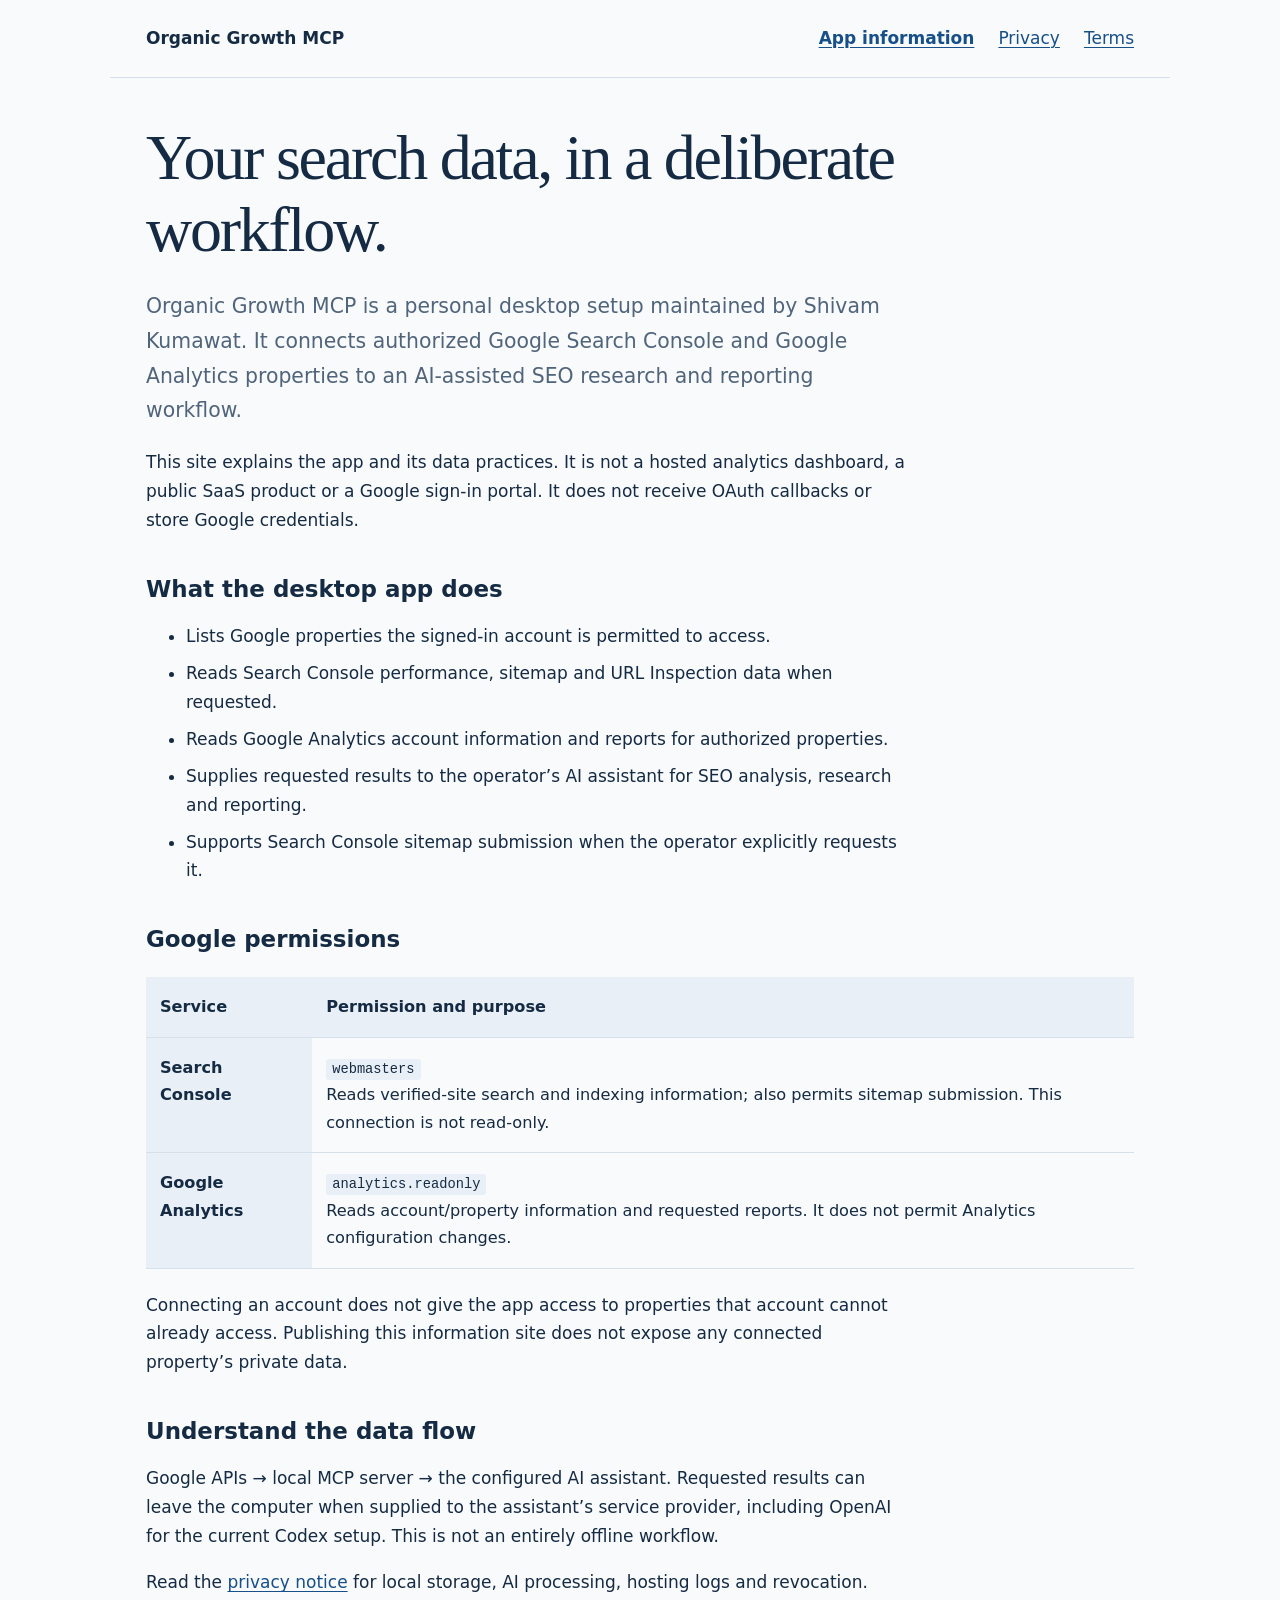
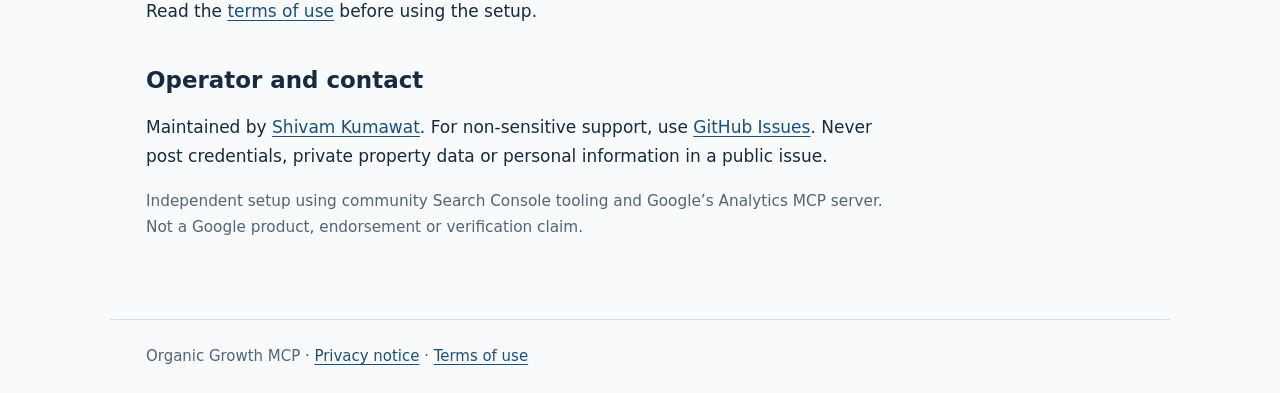
<file: index.html>
<!doctype html>
<html lang="en">
<head>
  <meta charset="utf-8">
  <meta name="viewport" content="width=device-width, initial-scale=1">
  <meta name="description" content="Organic Growth MCP: a personal desktop workflow for authorized Search Console and Google Analytics analysis.">
  <title>Organic Growth MCP — App information</title>
  <link rel="stylesheet" href="styles.css">
</head>
<body>
  <a class="skip" href="#main">Skip to content</a>
  <header>
    <a class="brand" href="index.html">Organic Growth MCP</a>
    <nav aria-label="Main navigation"><a href="index.html" aria-current="page">App information</a><a href="privacy.html">Privacy</a><a href="terms.html">Terms</a></nav>
  </header>
  <main id="main">
    <h1>Your search data, in a deliberate workflow.</h1>
    <p class="intro">Organic Growth MCP is a personal desktop setup maintained by Shivam Kumawat. It connects authorized Google Search Console and Google Analytics properties to an AI-assisted SEO research and reporting workflow.</p>
    <p>This site explains the app and its data practices. It is not a hosted analytics dashboard, a public SaaS product or a Google sign-in portal. It does not receive OAuth callbacks or store Google credentials.</p>
    <section aria-labelledby="uses">
      <h2 id="uses">What the desktop app does</h2>
      <ul>
        <li>Lists Google properties the signed-in account is permitted to access.</li>
        <li>Reads Search Console performance, sitemap and URL Inspection data when requested.</li>
        <li>Reads Google Analytics account information and reports for authorized properties.</li>
        <li>Supplies requested results to the operator’s AI assistant for SEO analysis, research and reporting.</li>
        <li>Supports Search Console sitemap submission when the operator explicitly requests it.</li>
      </ul>
    </section>
    <section aria-labelledby="permissions">
      <h2 id="permissions">Google permissions</h2>
      <table class="permissions">
        <thead><tr><th scope="col">Service</th><th scope="col">Permission and purpose</th></tr></thead>
        <tbody>
          <tr><th scope="row">Search Console</th><td><code>webmasters</code><br>Reads verified-site search and indexing information; also permits sitemap submission. This connection is not read-only.</td></tr>
          <tr><th scope="row">Google Analytics</th><td><code>analytics.readonly</code><br>Reads account/property information and requested reports. It does not permit Analytics configuration changes.</td></tr>
        </tbody>
      </table>
      <p>Connecting an account does not give the app access to properties that account cannot already access. Publishing this information site does not expose any connected property’s private data.</p>
    </section>
    <section aria-labelledby="data">
      <h2 id="data">Understand the data flow</h2>
      <p>Google APIs → local MCP server → the configured AI assistant. Requested results can leave the computer when supplied to the assistant’s service provider, including OpenAI for the current Codex setup. This is not an entirely offline workflow.</p>
      <p>Read the <a href="privacy.html">privacy notice</a> for local storage, AI processing, hosting logs and revocation. Read the <a href="terms.html">terms of use</a> before using the setup.</p>
    </section>
    <section aria-labelledby="contact">
      <h2 id="contact">Operator and contact</h2>
      <p>Maintained by <a href="https://github.com/ohnoshivm">Shivam Kumawat</a>. For non-sensitive support, use <a href="https://github.com/ohnoshivm/ohnoshivm.github.io/issues">GitHub Issues</a>. Never post credentials, private property data or personal information in a public issue.</p>
      <p class="meta">Independent setup using community Search Console tooling and Google’s Analytics MCP server. Not a Google product, endorsement or verification claim.</p>
    </section>
  </main>
  <footer>Organic Growth MCP · <a href="privacy.html">Privacy notice</a> · <a href="terms.html">Terms of use</a></footer>
</body>
</html>
</file>
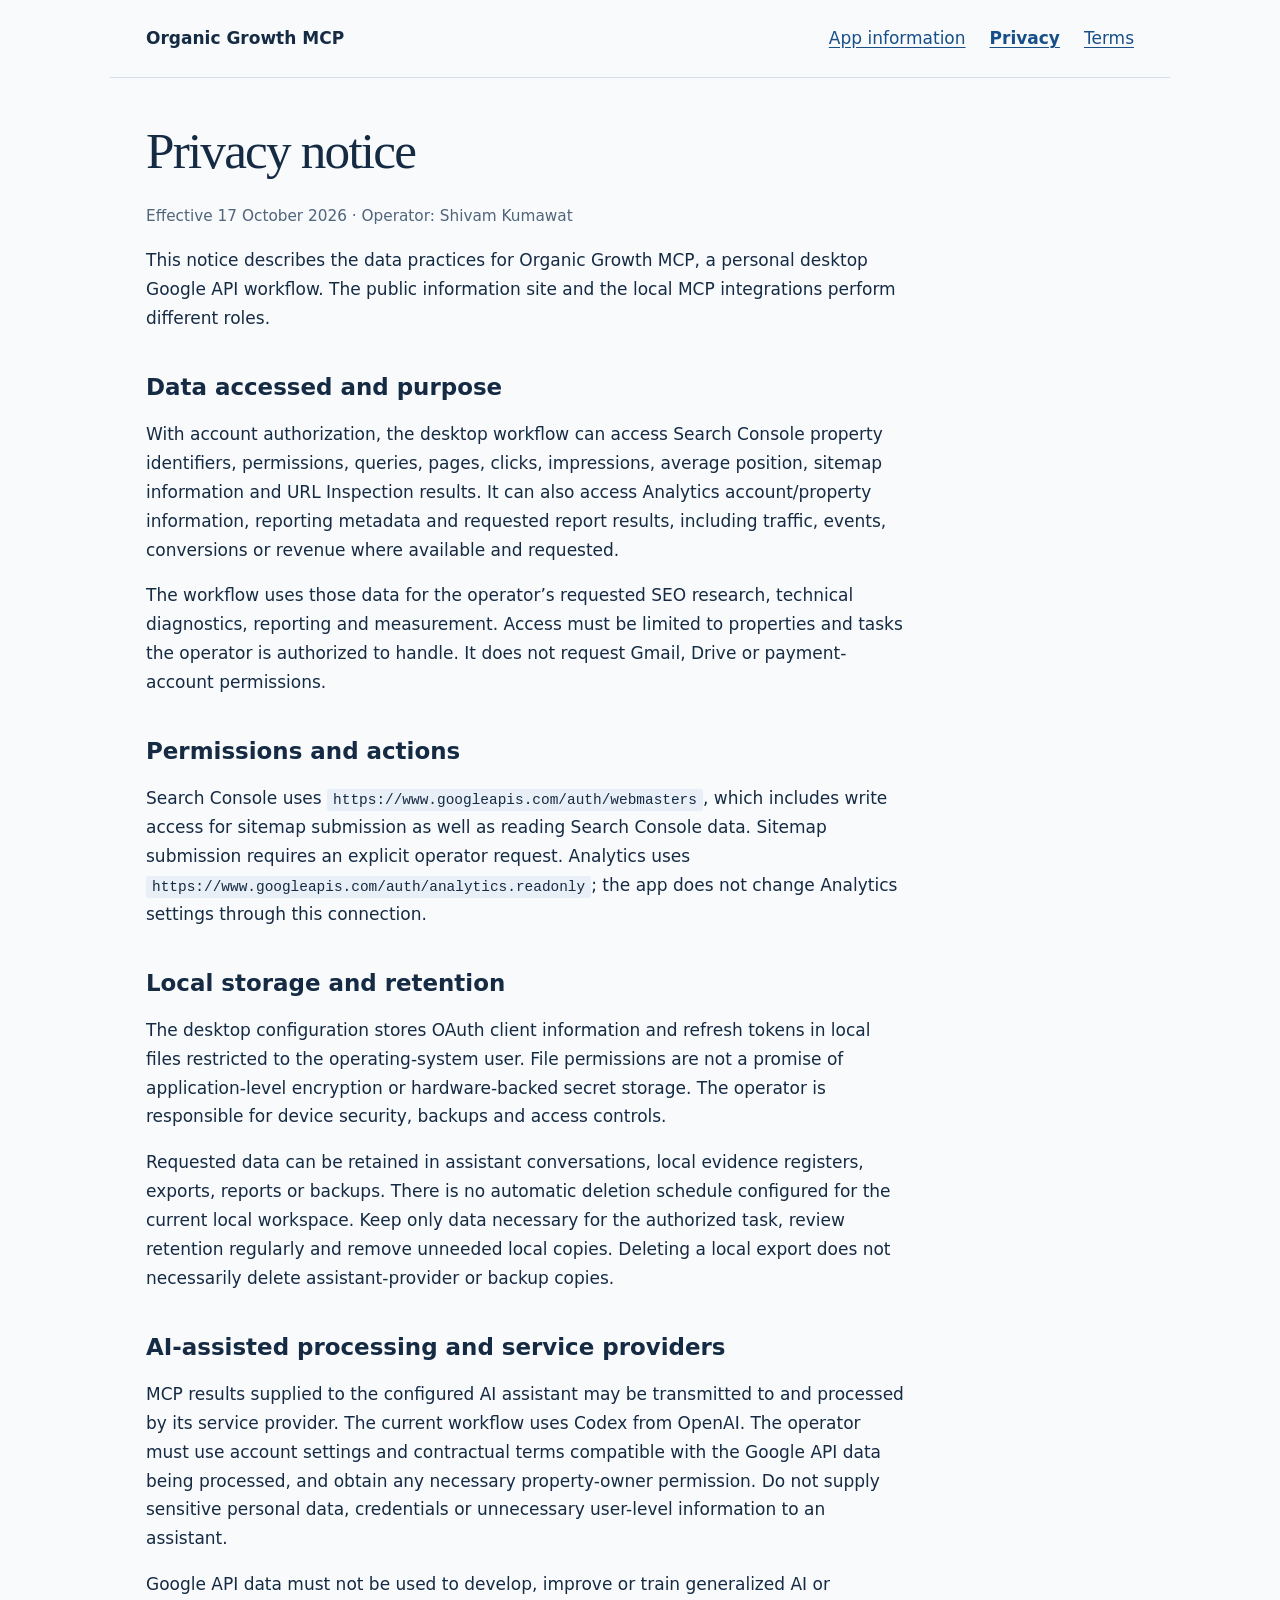
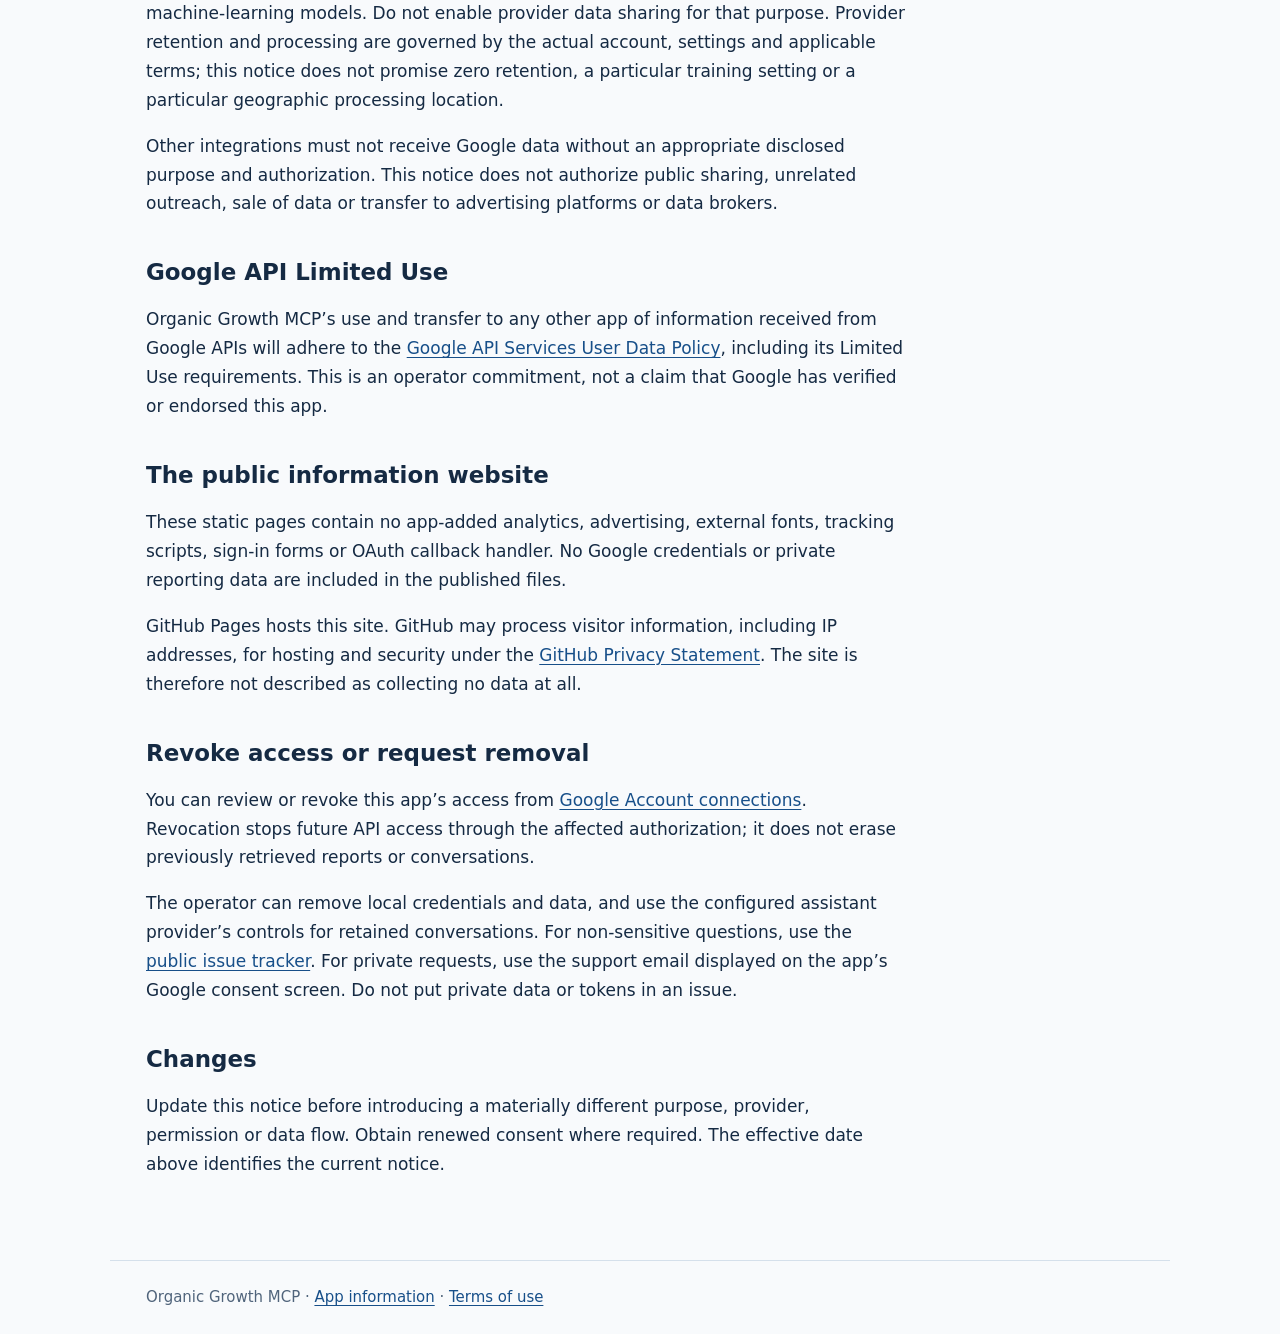
<file: privacy.html>
<!doctype html>
<html lang="en">
<head>
  <meta charset="utf-8">
  <meta name="viewport" content="width=device-width, initial-scale=1">
  <meta name="description" content="Draft privacy notice for Organic Growth MCP, including Google API access, local credentials, AI processing and revocation.">
  <title>Privacy notice — Organic Growth MCP</title>
  <link rel="stylesheet" href="styles.css">
</head>
<body>
  <a class="skip" href="#main">Skip to content</a>
  <header><a class="brand" href="index.html">Organic Growth MCP</a><nav aria-label="Main navigation"><a href="index.html">App information</a><a href="privacy.html" aria-current="page">Privacy</a><a href="terms.html">Terms</a></nav></header>
  <main class="document" id="main">
    <h1>Privacy notice</h1>
    <p class="meta">Effective 17 October 2026 · Operator: Shivam Kumawat</p>
    <p>This notice describes the data practices for Organic Growth MCP, a personal desktop Google API workflow. The public information site and the local MCP integrations perform different roles.</p>
    <h2>Data accessed and purpose</h2>
    <p>With account authorization, the desktop workflow can access Search Console property identifiers, permissions, queries, pages, clicks, impressions, average position, sitemap information and URL Inspection results. It can also access Analytics account/property information, reporting metadata and requested report results, including traffic, events, conversions or revenue where available and requested.</p>
    <p>The workflow uses those data for the operator’s requested SEO research, technical diagnostics, reporting and measurement. Access must be limited to properties and tasks the operator is authorized to handle. It does not request Gmail, Drive or payment-account permissions.</p>
    <h2>Permissions and actions</h2>
    <p>Search Console uses <code>https://www.googleapis.com/auth/webmasters</code>, which includes write access for sitemap submission as well as reading Search Console data. Sitemap submission requires an explicit operator request. Analytics uses <code>https://www.googleapis.com/auth/analytics.readonly</code>; the app does not change Analytics settings through this connection.</p>
    <h2>Local storage and retention</h2>
    <p>The desktop configuration stores OAuth client information and refresh tokens in local files restricted to the operating-system user. File permissions are not a promise of application-level encryption or hardware-backed secret storage. The operator is responsible for device security, backups and access controls.</p>
    <p>Requested data can be retained in assistant conversations, local evidence registers, exports, reports or backups. There is no automatic deletion schedule configured for the current local workspace. Keep only data necessary for the authorized task, review retention regularly and remove unneeded local copies. Deleting a local export does not necessarily delete assistant-provider or backup copies.</p>
    <h2>AI-assisted processing and service providers</h2>
    <p>MCP results supplied to the configured AI assistant may be transmitted to and processed by its service provider. The current workflow uses Codex from OpenAI. The operator must use account settings and contractual terms compatible with the Google API data being processed, and obtain any necessary property-owner permission. Do not supply sensitive personal data, credentials or unnecessary user-level information to an assistant.</p>
    <p>Google API data must not be used to develop, improve or train generalized AI or machine-learning models. Do not enable provider data sharing for that purpose. Provider retention and processing are governed by the actual account, settings and applicable terms; this notice does not promise zero retention, a particular training setting or a particular geographic processing location.</p>
    <p>Other integrations must not receive Google data without an appropriate disclosed purpose and authorization. This notice does not authorize public sharing, unrelated outreach, sale of data or transfer to advertising platforms or data brokers.</p>
    <h2>Google API Limited Use</h2>
    <p>Organic Growth MCP’s use and transfer to any other app of information received from Google APIs will adhere to the <a href="https://developers.google.com/terms/api-services-user-data-policy">Google API Services User Data Policy</a>, including its Limited Use requirements. This is an operator commitment, not a claim that Google has verified or endorsed this app.</p>
    <h2>The public information website</h2>
    <p>These static pages contain no app-added analytics, advertising, external fonts, tracking scripts, sign-in forms or OAuth callback handler. No Google credentials or private reporting data are included in the published files.</p>
    <p>GitHub Pages hosts this site. GitHub may process visitor information, including IP addresses, for hosting and security under the <a href="https://docs.github.com/en/site-policy/privacy-policies/github-general-privacy-statement">GitHub Privacy Statement</a>. The site is therefore not described as collecting no data at all.</p>
    <h2>Revoke access or request removal</h2>
    <p>You can review or revoke this app’s access from <a href="https://myaccount.google.com/connections">Google Account connections</a>. Revocation stops future API access through the affected authorization; it does not erase previously retrieved reports or conversations.</p>
    <p>The operator can remove local credentials and data, and use the configured assistant provider’s controls for retained conversations. For non-sensitive questions, use the <a href="https://github.com/ohnoshivm/ohnoshivm.github.io/issues">public issue tracker</a>. For private requests, use the support email displayed on the app’s Google consent screen. Do not put private data or tokens in an issue.</p>
    <h2>Changes</h2>
    <p>Update this notice before introducing a materially different purpose, provider, permission or data flow. Obtain renewed consent where required. The effective date above identifies the current notice.</p>
  </main>
  <footer>Organic Growth MCP · <a href="index.html">App information</a> · <a href="terms.html">Terms of use</a></footer>
</body>
</html>
</file>
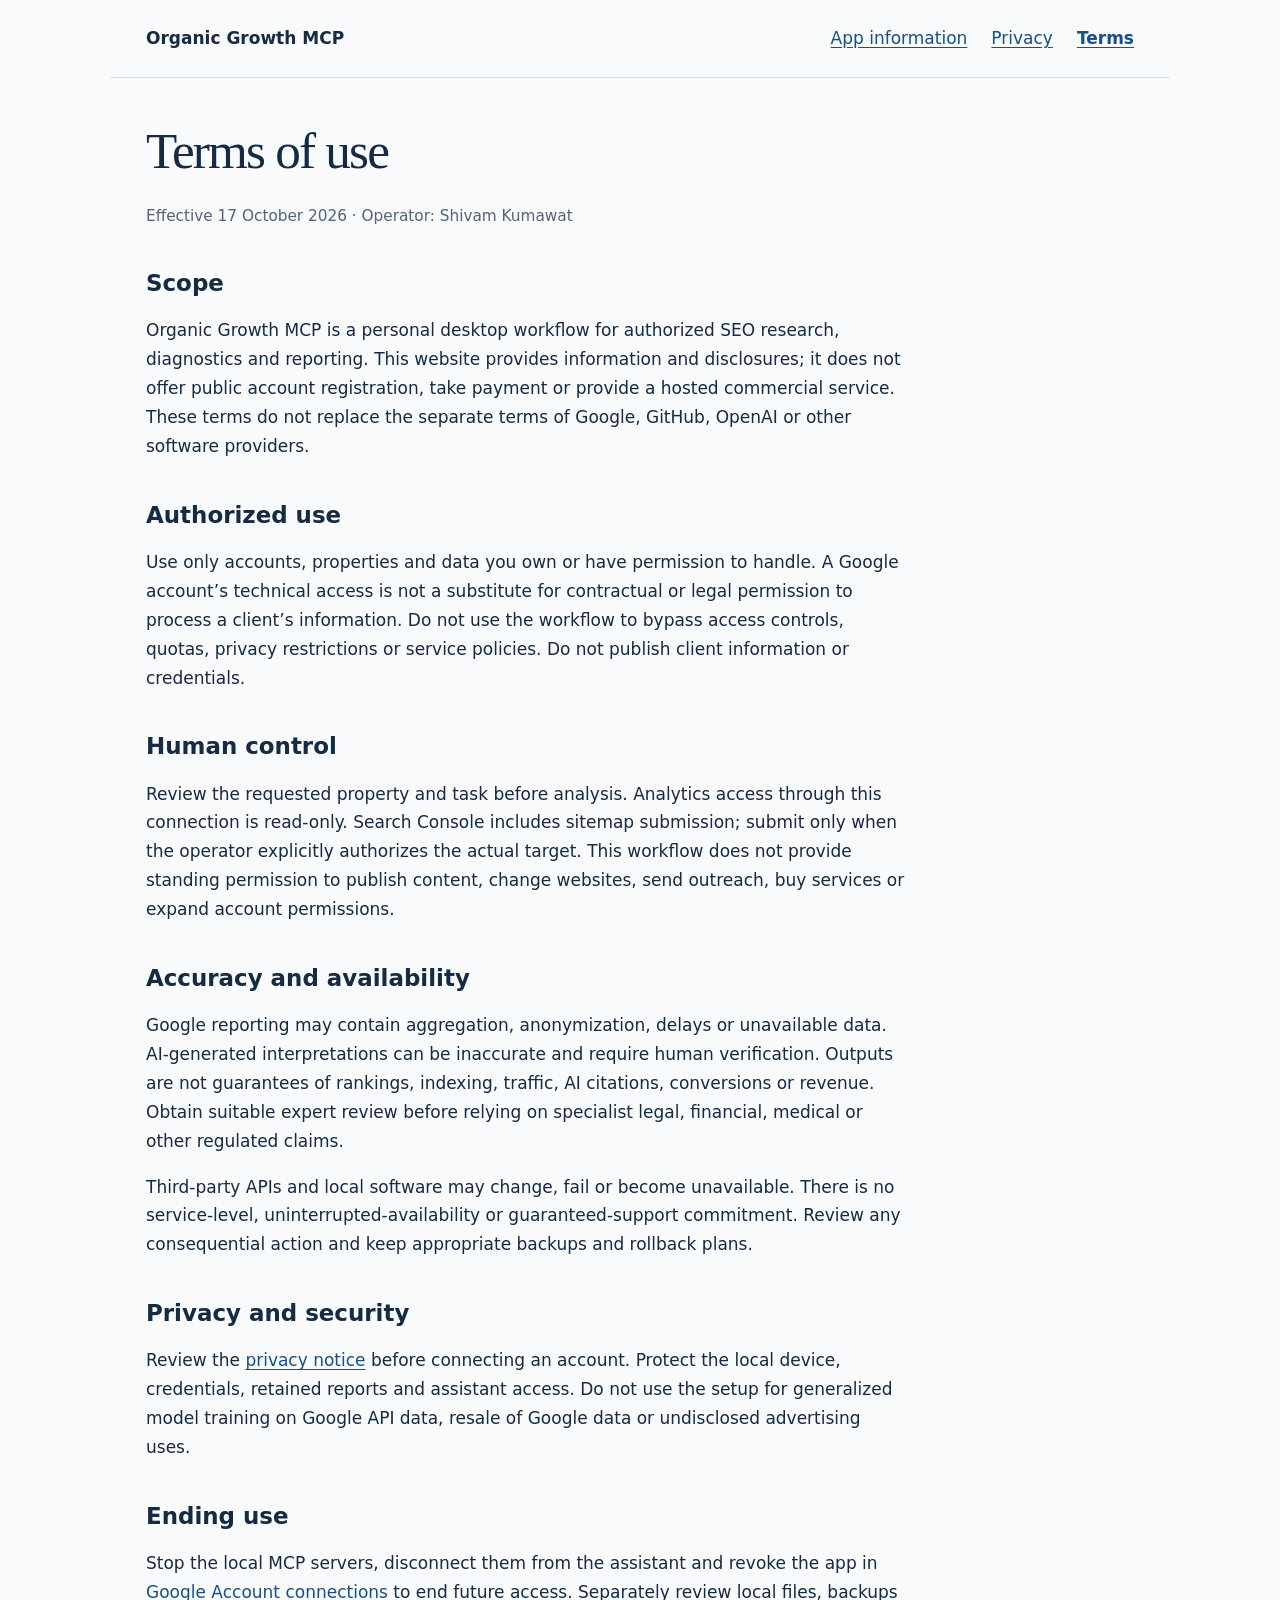
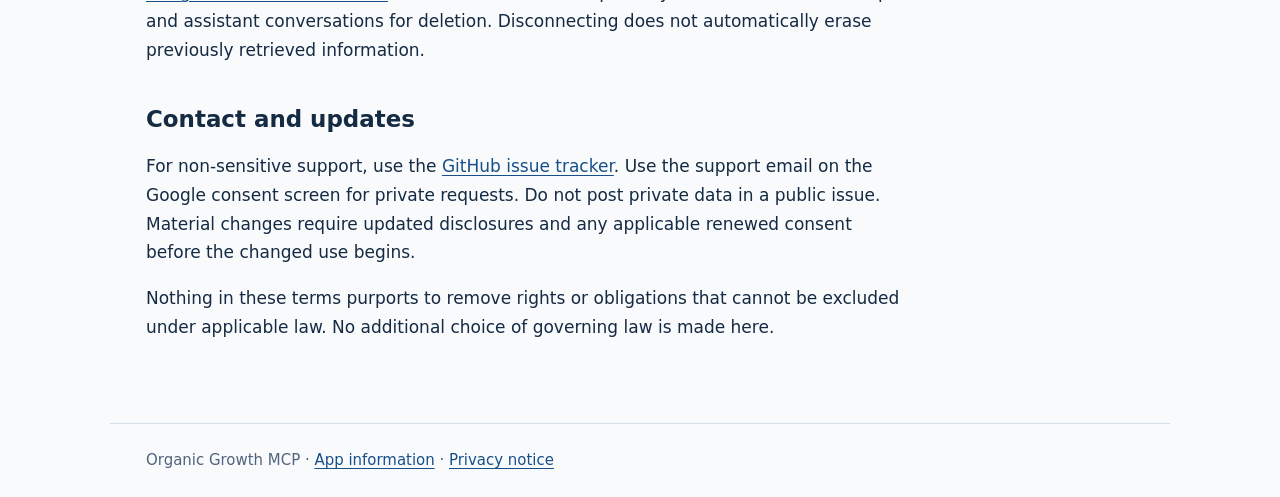
<file: terms.html>
<!doctype html>
<html lang="en">
<head>
  <meta charset="utf-8">
  <meta name="viewport" content="width=device-width, initial-scale=1">
  <meta name="description" content="Draft terms for the personal Organic Growth MCP desktop workflow and its public information site.">
  <title>Terms of use — Organic Growth MCP</title>
  <link rel="stylesheet" href="styles.css">
</head>
<body>
  <a class="skip" href="#main">Skip to content</a>
  <header><a class="brand" href="index.html">Organic Growth MCP</a><nav aria-label="Main navigation"><a href="index.html">App information</a><a href="privacy.html">Privacy</a><a href="terms.html" aria-current="page">Terms</a></nav></header>
  <main class="document" id="main">
    <h1>Terms of use</h1>
    <p class="meta">Effective 17 October 2026 · Operator: Shivam Kumawat</p>
    <h2>Scope</h2>
    <p>Organic Growth MCP is a personal desktop workflow for authorized SEO research, diagnostics and reporting. This website provides information and disclosures; it does not offer public account registration, take payment or provide a hosted commercial service. These terms do not replace the separate terms of Google, GitHub, OpenAI or other software providers.</p>
    <h2>Authorized use</h2>
    <p>Use only accounts, properties and data you own or have permission to handle. A Google account’s technical access is not a substitute for contractual or legal permission to process a client’s information. Do not use the workflow to bypass access controls, quotas, privacy restrictions or service policies. Do not publish client information or credentials.</p>
    <h2>Human control</h2>
    <p>Review the requested property and task before analysis. Analytics access through this connection is read-only. Search Console includes sitemap submission; submit only when the operator explicitly authorizes the actual target. This workflow does not provide standing permission to publish content, change websites, send outreach, buy services or expand account permissions.</p>
    <h2>Accuracy and availability</h2>
    <p>Google reporting may contain aggregation, anonymization, delays or unavailable data. AI-generated interpretations can be inaccurate and require human verification. Outputs are not guarantees of rankings, indexing, traffic, AI citations, conversions or revenue. Obtain suitable expert review before relying on specialist legal, financial, medical or other regulated claims.</p>
    <p>Third-party APIs and local software may change, fail or become unavailable. There is no service-level, uninterrupted-availability or guaranteed-support commitment. Review any consequential action and keep appropriate backups and rollback plans.</p>
    <h2>Privacy and security</h2>
    <p>Review the <a href="privacy.html">privacy notice</a> before connecting an account. Protect the local device, credentials, retained reports and assistant access. Do not use the setup for generalized model training on Google API data, resale of Google data or undisclosed advertising uses.</p>
    <h2>Ending use</h2>
    <p>Stop the local MCP servers, disconnect them from the assistant and revoke the app in <a href="https://myaccount.google.com/connections">Google Account connections</a> to end future access. Separately review local files, backups and assistant conversations for deletion. Disconnecting does not automatically erase previously retrieved information.</p>
    <h2>Contact and updates</h2>
    <p>For non-sensitive support, use the <a href="https://github.com/ohnoshivm/ohnoshivm.github.io/issues">GitHub issue tracker</a>. Use the support email on the Google consent screen for private requests. Do not post private data in a public issue. Material changes require updated disclosures and any applicable renewed consent before the changed use begins.</p>
    <p>Nothing in these terms purports to remove rights or obligations that cannot be excluded under applicable law. No additional choice of governing law is made here.</p>
  </main>
  <footer>Organic Growth MCP · <a href="index.html">App information</a> · <a href="privacy.html">Privacy notice</a></footer>
</body>
</html>
</file>
<file: styles.css>
:root{color-scheme:light;--ink:#152a43;--muted:#50647b;--blue:#174f89;--paper:#f8fafc;--line:#d5e0eb;--notice:#fff3ce;font-family:ui-sans-serif,system-ui,-apple-system,BlinkMacSystemFont,"Segoe UI",sans-serif;font-size:17px;line-height:1.7}
*{box-sizing:border-box}body{margin:0;background:var(--paper);color:var(--ink)}a{color:var(--blue);text-underline-offset:.2em}a:hover{text-decoration-thickness:2px}a:focus-visible{outline:3px solid var(--blue);outline-offset:5px}header,main,footer{max-width:1060px;margin:auto;padding:24px 36px}header{display:flex;gap:24px;justify-content:space-between;align-items:center;border-bottom:1px solid var(--line)}.brand{font-weight:750;text-decoration:none;color:var(--ink)}nav{display:flex;gap:24px;flex-wrap:wrap}nav a[aria-current=page]{font-weight:750}main{padding-top:44px;padding-bottom:64px}.draft{background:var(--notice);padding:12px 18px;border-left:4px solid #a97700;font-size:.9rem;margin:0 0 42px}h1{font-family:ui-serif,Georgia,serif;font-size:clamp(2.3rem,5vw,4.2rem);font-weight:500;letter-spacing:-.035em;line-height:1.12;max-width:800px;margin:0 0 24px}h2{font-size:1.35rem;line-height:1.4;margin:38px 0 12px}p,ul,ol{max-width:760px}.intro{font-size:1.2rem;color:var(--muted)}.meta{color:var(--muted);font-size:.9rem}section{margin-top:30px}li{margin:8px 0}code{font-size:.85em;overflow-wrap:anywhere;background:#e9eff6;padding:3px 6px;border-radius:3px}.permissions{width:100%;border-collapse:collapse;margin:22px 0;font-size:.95rem}.permissions th,.permissions td{text-align:left;vertical-align:top;padding:16px 14px;border-bottom:1px solid var(--line)}.permissions th{background:#e9eff6}footer{border-top:1px solid var(--line);color:var(--muted);font-size:.88rem}.skip{position:absolute;top:-60px;left:20px;background:white;padding:12px}.skip:focus{top:10px}.review{padding:16px 20px;border:1px solid #bdccdc;background:white}.review strong{display:block}.document h1{font-size:clamp(2rem,4vw,3.3rem)}@media(max-width:650px){header,main,footer{padding-left:22px;padding-right:22px}header{display:block}nav{margin-top:14px;gap:18px}.permissions{display:block;overflow:auto}.draft{margin-bottom:30px}}@media print{header,footer,.skip{display:none}body{background:white}main{padding:0}.draft{border:1px solid #999}h1{font-size:30pt}a{color:inherit}}
</file>
